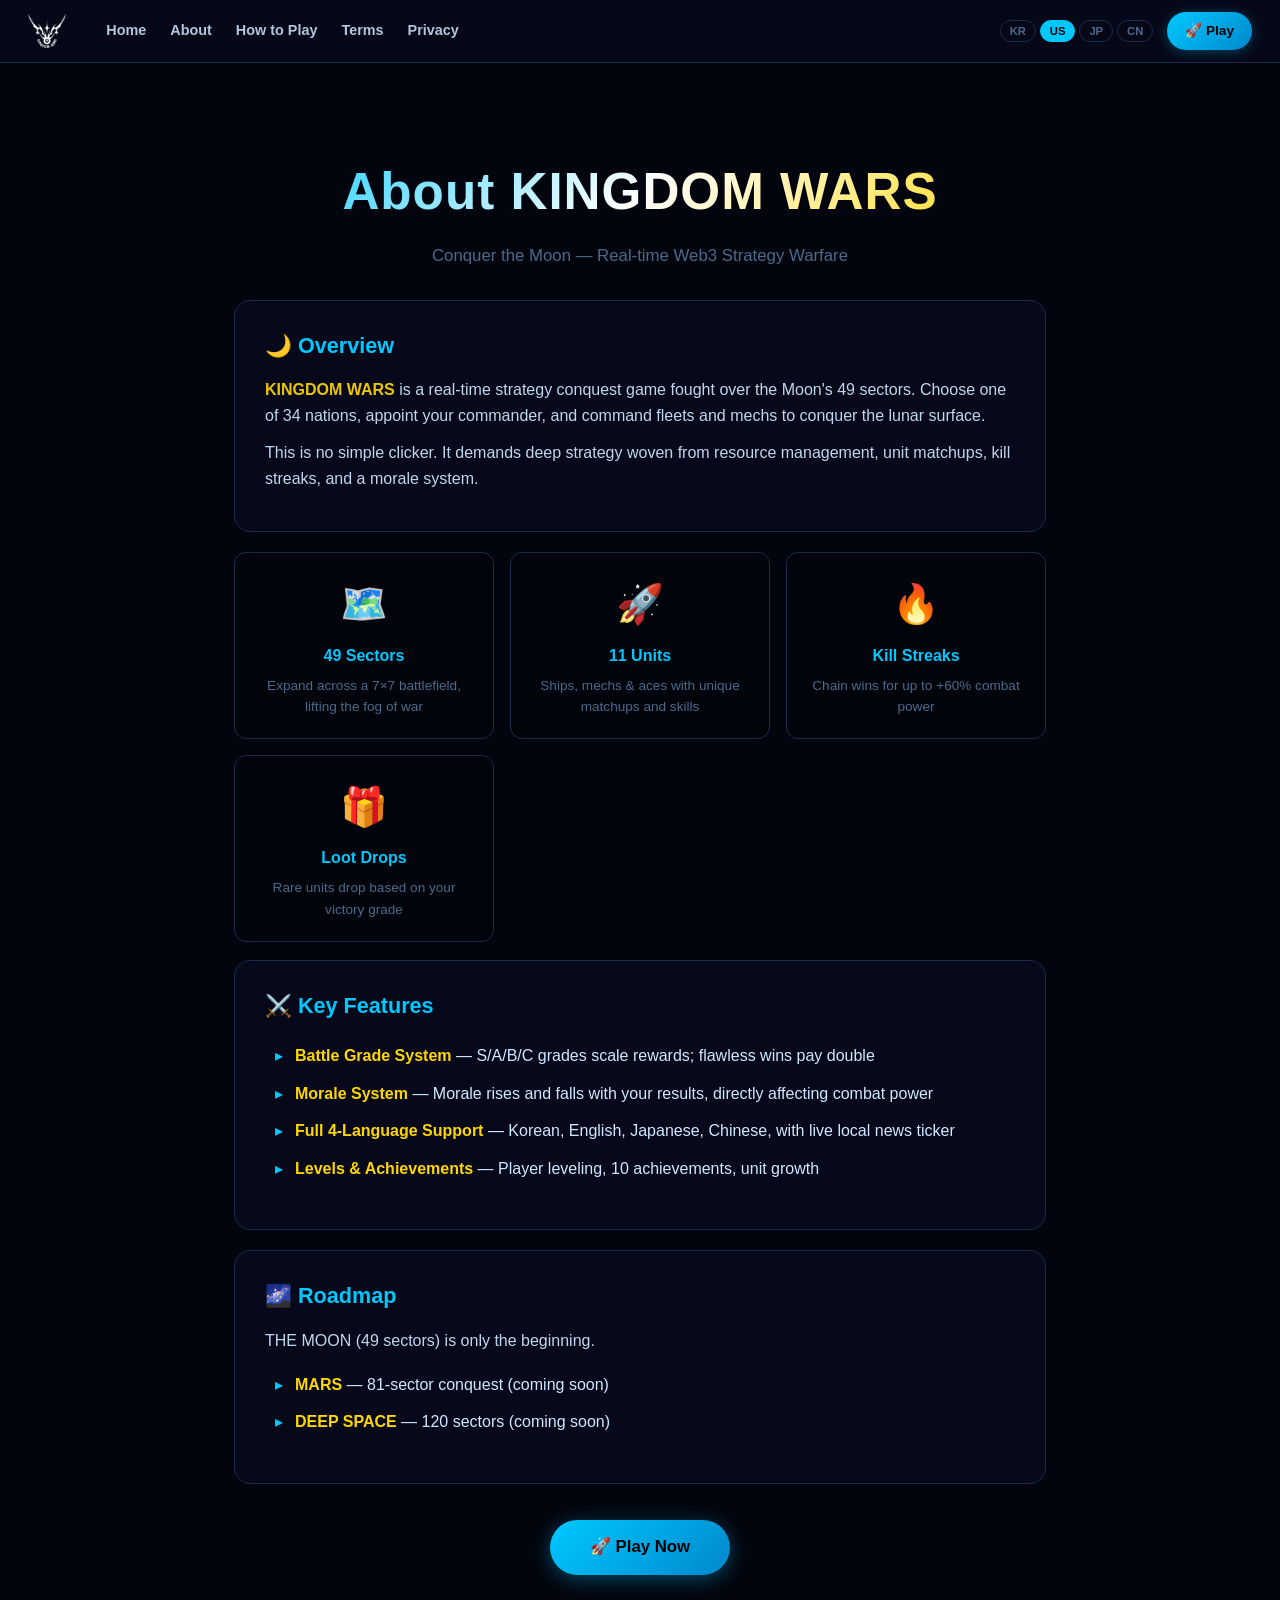
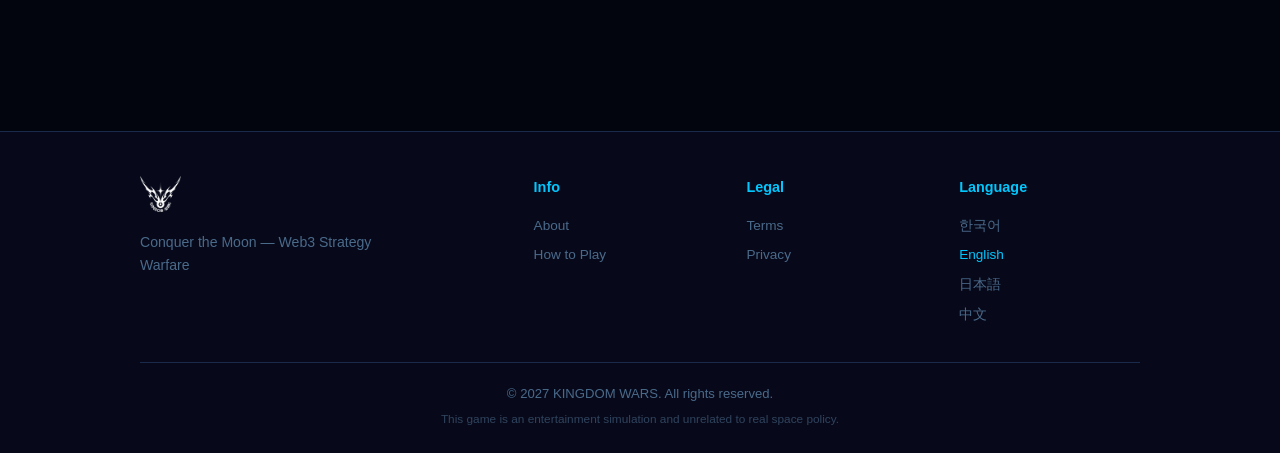
<file: about.html>
<!DOCTYPE html>
<html lang="en">
<head>
<meta charset="UTF-8"/>
<meta name="viewport" content="width=device-width,initial-scale=1.0"/>
<title>About — KINGDOM WARS</title>
<meta name="description" content="KINGDOM WARS — a Web3 strategy game to conquer the Moon's 49 sectors."/>
<link rel="icon" href="favicon.ico"/>
<link rel="stylesheet" href="pages/_shared.css"/>
</head>
<body>
<header id="kw-header"></header>
<main class="kw-page">
  <div class="kw-hero">
    <h1 id="p-title"></h1>
    <p id="p-sub"></p>
  </div>
  <div id="p-body"></div>
  <div class="kw-cta"><a href="index.html" id="p-cta"></a></div>
</main>
<footer id="kw-footer"></footer>
<script src="pages/_shared.js"></script>
<script>
const ABOUT = {
  ko:{title:"KINGDOM WARS 소개",sub:"달을 정복하라 — 실시간 Web3 전략 정복전",cta:"🚀 지금 시작하기",
    body:`
    <div class="kw-section"><h2>🌙 게임 개요</h2>
    <p><strong>KINGDOM WARS</strong>는 달의 49개 섹터를 놓고 벌이는 실시간 전략 정복 게임입니다. 34개국 중 하나를 선택해 사령관을 임명하고, 함선과 메카를 지휘하여 달 전역을 정복하세요.</p>
    <p>단순한 클릭 게임이 아닙니다. 자원 관리, 유닛 상성, 킬 스트릭, 사기 시스템이 얽힌 깊이 있는 전략을 요구합니다.</p></div>
    <div class="kw-cards">
      <div class="kw-card"><div class="ic">🗺️</div><div class="t">49개 섹터</div><div class="d">7×7 전장에서 안개를 걷어내며 영토를 확장</div></div>
      <div class="kw-card"><div class="ic">🚀</div><div class="t">11종 유닛</div><div class="d">함선·메카·에이스, 각기 다른 상성과 스킬</div></div>
      <div class="kw-card"><div class="ic">🔥</div><div class="t">킬 스트릭</div><div class="d">연승할수록 전투력 최대 +60% 상승</div></div>
      <div class="kw-card"><div class="ic">🎁</div><div class="t">전리품 루팅</div><div class="d">승리 등급에 따라 희귀 유닛 드랍</div></div>
    </div>
    <div class="kw-section"><h2>⚔️ 핵심 특징</h2>
    <ul>
      <li><strong>전투 등급 시스템</strong> — S/A/B/C 등급으로 보상 차등, 압도적 승리시 2배</li>
      <li><strong>사기(Morale) 시스템</strong> — 승패에 따라 사기가 오르내리며 전투력에 직결</li>
      <li><strong>4개국어 완벽 지원</strong> — 한국어·영어·일본어·중국어, 실시간 현지 뉴스 티커</li>
      <li><strong>레벨 & 업적</strong> — 플레이어 레벨업, 10종 업적, 유닛 성장 시스템</li>
    </ul></div>
    <div class="kw-section"><h2>🌌 로드맵</h2>
    <p>THE MOON(49섹터)은 시작에 불과합니다.</p>
    <ul>
      <li><strong>MARS</strong> — 화성 81섹터 정복전 (준비 중)</li>
      <li><strong>DEEP SPACE</strong> — 심우주 120섹터 (준비 중)</li>
    </ul></div>`},
  en:{title:"About KINGDOM WARS",sub:"Conquer the Moon — Real-time Web3 Strategy Warfare",cta:"🚀 Play Now",
    body:`
    <div class="kw-section"><h2>🌙 Overview</h2>
    <p><strong>KINGDOM WARS</strong> is a real-time strategy conquest game fought over the Moon's 49 sectors. Choose one of 34 nations, appoint your commander, and command fleets and mechs to conquer the lunar surface.</p>
    <p>This is no simple clicker. It demands deep strategy woven from resource management, unit matchups, kill streaks, and a morale system.</p></div>
    <div class="kw-cards">
      <div class="kw-card"><div class="ic">🗺️</div><div class="t">49 Sectors</div><div class="d">Expand across a 7×7 battlefield, lifting the fog of war</div></div>
      <div class="kw-card"><div class="ic">🚀</div><div class="t">11 Units</div><div class="d">Ships, mechs & aces with unique matchups and skills</div></div>
      <div class="kw-card"><div class="ic">🔥</div><div class="t">Kill Streaks</div><div class="d">Chain wins for up to +60% combat power</div></div>
      <div class="kw-card"><div class="ic">🎁</div><div class="t">Loot Drops</div><div class="d">Rare units drop based on your victory grade</div></div>
    </div>
    <div class="kw-section"><h2>⚔️ Key Features</h2>
    <ul>
      <li><strong>Battle Grade System</strong> — S/A/B/C grades scale rewards; flawless wins pay double</li>
      <li><strong>Morale System</strong> — Morale rises and falls with your results, directly affecting combat power</li>
      <li><strong>Full 4-Language Support</strong> — Korean, English, Japanese, Chinese, with live local news ticker</li>
      <li><strong>Levels & Achievements</strong> — Player leveling, 10 achievements, unit growth</li>
    </ul></div>
    <div class="kw-section"><h2>🌌 Roadmap</h2>
    <p>THE MOON (49 sectors) is only the beginning.</p>
    <ul>
      <li><strong>MARS</strong> — 81-sector conquest (coming soon)</li>
      <li><strong>DEEP SPACE</strong> — 120 sectors (coming soon)</li>
    </ul></div>`},
  ja:{title:"KINGDOM WARSについて",sub:"月を征服せよ — リアルタイムWeb3戦略征服戦",cta:"🚀 今すぐプレイ",
    body:`
    <div class="kw-section"><h2>🌙 概要</h2>
    <p><strong>KINGDOM WARS</strong>は、月の49セクターを巡るリアルタイム戦略征服ゲームです。34カ国から一つを選び、司令官を任命し、艦船とメカを指揮して月面全域を征服しましょう。</p>
    <p>単純なクリックゲームではありません。資源管理、ユニット相性、連勝、士気システムが絡み合う奥深い戦略が求められます。</p></div>
    <div class="kw-cards">
      <div class="kw-card"><div class="ic">🗺️</div><div class="t">49セクター</div><div class="d">7×7の戦場で霧を晴らしながら領土を拡大</div></div>
      <div class="kw-card"><div class="ic">🚀</div><div class="t">11種ユニット</div><div class="d">艦船・メカ・エース、それぞれ異なる相性とスキル</div></div>
      <div class="kw-card"><div class="ic">🔥</div><div class="t">連勝</div><div class="d">連勝するほど戦闘力が最大+60%上昇</div></div>
      <div class="kw-card"><div class="ic">🎁</div><div class="t">戦利品</div><div class="d">勝利グレードに応じてレアユニットがドロップ</div></div>
    </div>
    <div class="kw-section"><h2>⚔️ 主な特徴</h2>
    <ul>
      <li><strong>戦闘グレードシステム</strong> — S/A/B/Cグレードで報酬に差、圧倒的勝利で2倍</li>
      <li><strong>士気システム</strong> — 勝敗により士気が変動し戦闘力に直結</li>
      <li><strong>4カ国語完全対応</strong> — 韓国語・英語・日本語・中国語、リアルタイム現地ニュースティッカー</li>
      <li><strong>レベル＆実績</strong> — プレイヤーレベルアップ、10種の実績、ユニット成長</li>
    </ul></div>
    <div class="kw-section"><h2>🌌 ロードマップ</h2>
    <p>THE MOON（49セクター）は始まりに過ぎません。</p>
    <ul>
      <li><strong>MARS</strong> — 火星81セクター征服戦（準備中）</li>
      <li><strong>DEEP SPACE</strong> — 深宇宙120セクター（準備中）</li>
    </ul></div>`},
  zh:{title:"关于 KINGDOM WARS",sub:"征服月球 — 实时Web3策略征服战",cta:"🚀 立即游玩",
    body:`
    <div class="kw-section"><h2>🌙 概述</h2>
    <p><strong>KINGDOM WARS</strong>是一款围绕月球49个区域展开的实时策略征服游戏。从34个国家中选择一个，任命指挥官，指挥舰队和机甲征服整个月球表面。</p>
    <p>这不是简单的点击游戏。它需要由资源管理、兵种相克、连胜和士气系统交织而成的深度策略。</p></div>
    <div class="kw-cards">
      <div class="kw-card"><div class="ic">🗺️</div><div class="t">49个区域</div><div class="d">在7×7战场上驱散战争迷雾，扩张领土</div></div>
      <div class="kw-card"><div class="ic">🚀</div><div class="t">11种兵种</div><div class="d">舰船·机甲·王牌，各具相克与技能</div></div>
      <div class="kw-card"><div class="ic">🔥</div><div class="t">连胜</div><div class="d">连胜可使战斗力最高提升+60%</div></div>
      <div class="kw-card"><div class="ic">🎁</div><div class="t">战利品</div><div class="d">根据胜利等级掉落稀有兵种</div></div>
    </div>
    <div class="kw-section"><h2>⚔️ 核心特色</h2>
    <ul>
      <li><strong>战斗评级系统</strong> — S/A/B/C评级差异化奖励，压倒性胜利翻倍</li>
      <li><strong>士气系统</strong> — 士气随胜负起伏，直接影响战斗力</li>
      <li><strong>完整四语言支持</strong> — 韩语·英语·日语·中文，实时本地新闻滚动</li>
      <li><strong>等级与成就</strong> — 玩家升级、10种成就、兵种成长</li>
    </ul></div>
    <div class="kw-section"><h2>🌌 路线图</h2>
    <p>THE MOON（49个区域）仅仅是开始。</p>
    <ul>
      <li><strong>MARS</strong> — 火星81区域征服战（即将推出）</li>
      <li><strong>DEEP SPACE</strong> — 深空120区域（即将推出）</li>
    </ul></div>`},
};
function kwRenderPage(l){
  const d=ABOUT[l]||ABOUT.en;
  document.getElementById("p-title").textContent=d.title;
  document.getElementById("p-sub").textContent=d.sub;
  document.getElementById("p-body").innerHTML=d.body;
  document.getElementById("p-cta").textContent=d.cta;
}
</script>
</body>
</html>
</file>
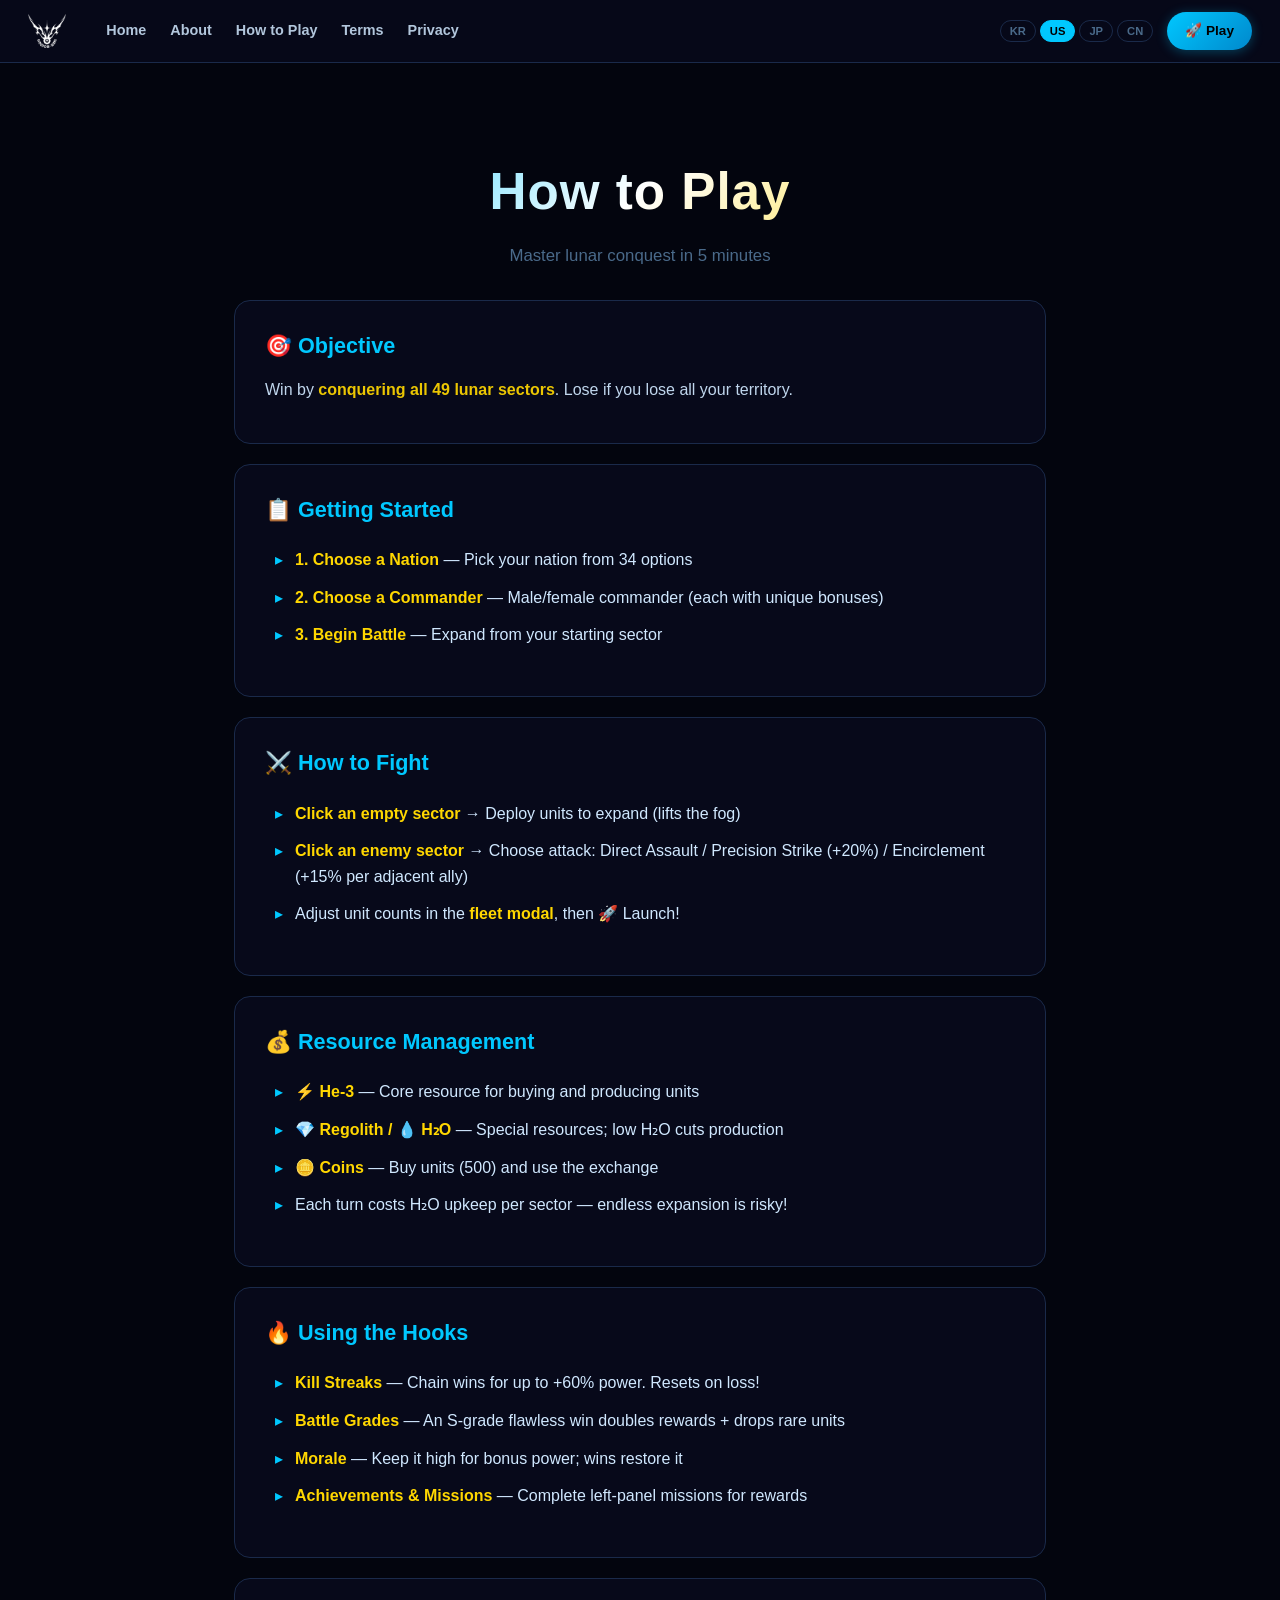
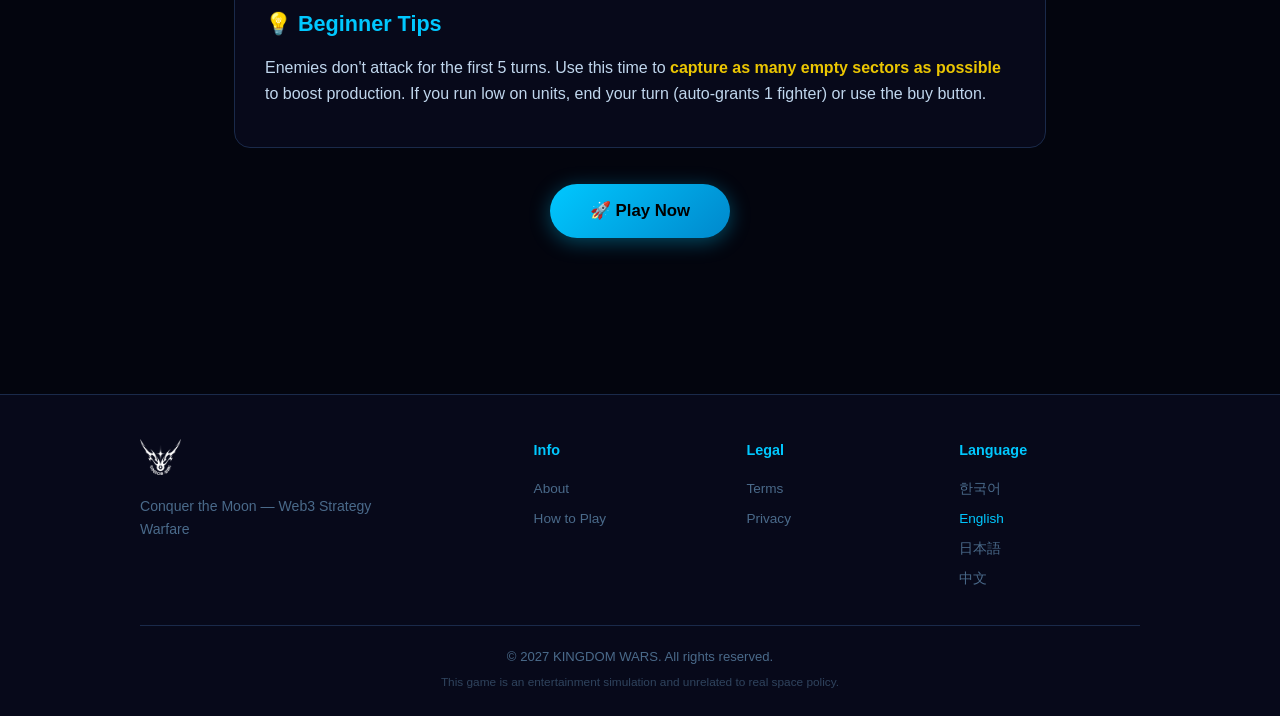
<file: how_to_play.html>
<!DOCTYPE html>
<html lang="en">
<head>
<meta charset="UTF-8"/>
<meta name="viewport" content="width=device-width,initial-scale=1.0"/>
<title>How to Play — KINGDOM WARS</title>
<link rel="icon" href="favicon.ico"/>
<link rel="stylesheet" href="pages/_shared.css"/>
</head>
<body>
<header id="kw-header"></header>
<main class="kw-page">
  <div class="kw-hero"><h1 id="p-title"></h1><p id="p-sub"></p></div>
  <div id="p-body"></div>
  <div class="kw-cta"><a href="index.html" id="p-cta"></a></div>
</main>
<footer id="kw-footer"></footer>
<script src="pages/_shared.js"></script>
<script>
const HOW = {
  ko:{title:"플레이 방법",sub:"5분 만에 달 정복 마스터하기",cta:"🚀 지금 시작하기",
    body:`
    <div class="kw-section"><h2>🎯 목표</h2>
    <p>달의 <strong>49개 섹터를 모두 정복</strong>하면 승리합니다. 반대로 모든 영토를 잃으면 패배합니다.</p></div>
    <div class="kw-section"><h2>📋 게임 시작</h2>
    <ul>
      <li><strong>1. 국가 선택</strong> — 34개국 중 당신의 국가를 선택</li>
      <li><strong>2. 사령관 선택</strong> — 남성/여성 사령관 중 선택 (각기 다른 보너스)</li>
      <li><strong>3. 전투 시작</strong> — 시작 섹터에서 영토 확장</li>
    </ul></div>
    <div class="kw-section"><h2>⚔️ 전투 방법</h2>
    <ul>
      <li><strong>빈 섹터 클릭</strong> → 유닛 배치로 영토 확장 (안개 걷힘)</li>
      <li><strong>적 섹터 클릭</strong> → 공격 방식 선택: 정면돌격 / 정밀타격(+20%) / 포위공격(인접 아군당 +15%)</li>
      <li><strong>출격 모달</strong>에서 유닛 수량 조절 후 🚀 출격!</li>
    </ul></div>
    <div class="kw-section"><h2>💰 자원 관리</h2>
    <ul>
      <li><strong>⚡ He-3</strong> — 유닛 구매·생산의 핵심 자원</li>
      <li><strong>💎 레골리스 / 💧 H₂O</strong> — 특수 자원, H₂O 부족시 생산 감소</li>
      <li><strong>🪙 코인</strong> — 유닛 구매(500)·교환소 이용</li>
      <li>턴 종료마다 섹터당 H₂O 유지비 소모 — 무한 확장은 위험!</li>
    </ul></div>
    <div class="kw-section"><h2>🔥 중독 요소 활용</h2>
    <ul>
      <li><strong>킬 스트릭</strong> — 연승할수록 전투력 상승(최대 +60%). 패배시 리셋!</li>
      <li><strong>전투 등급</strong> — S등급 압도적 승리시 보상 2배 + 희귀 유닛 드랍</li>
      <li><strong>사기</strong> — 높게 유지하면 전투력 +, 승리로 회복</li>
      <li><strong>업적·미션</strong> — 좌측 미션 완료로 보상 획득</li>
    </ul></div>
    <div class="kw-section"><h2>💡 초보자 팁</h2>
    <p>첫 5턴은 적이 공격하지 않습니다. 이 시간에 <strong>빈 섹터를 최대한 점령</strong>하여 자원 생산을 늘리세요. 유닛이 부족하면 턴 종료(전투기 1대 자동 지급) 또는 구매 버튼을 활용하세요.</p></div>`},
  en:{title:"How to Play",sub:"Master lunar conquest in 5 minutes",cta:"🚀 Play Now",
    body:`
    <div class="kw-section"><h2>🎯 Objective</h2>
    <p>Win by <strong>conquering all 49 lunar sectors</strong>. Lose if you lose all your territory.</p></div>
    <div class="kw-section"><h2>📋 Getting Started</h2>
    <ul>
      <li><strong>1. Choose a Nation</strong> — Pick your nation from 34 options</li>
      <li><strong>2. Choose a Commander</strong> — Male/female commander (each with unique bonuses)</li>
      <li><strong>3. Begin Battle</strong> — Expand from your starting sector</li>
    </ul></div>
    <div class="kw-section"><h2>⚔️ How to Fight</h2>
    <ul>
      <li><strong>Click an empty sector</strong> → Deploy units to expand (lifts the fog)</li>
      <li><strong>Click an enemy sector</strong> → Choose attack: Direct Assault / Precision Strike (+20%) / Encirclement (+15% per adjacent ally)</li>
      <li>Adjust unit counts in the <strong>fleet modal</strong>, then 🚀 Launch!</li>
    </ul></div>
    <div class="kw-section"><h2>💰 Resource Management</h2>
    <ul>
      <li><strong>⚡ He-3</strong> — Core resource for buying and producing units</li>
      <li><strong>💎 Regolith / 💧 H₂O</strong> — Special resources; low H₂O cuts production</li>
      <li><strong>🪙 Coins</strong> — Buy units (500) and use the exchange</li>
      <li>Each turn costs H₂O upkeep per sector — endless expansion is risky!</li>
    </ul></div>
    <div class="kw-section"><h2>🔥 Using the Hooks</h2>
    <ul>
      <li><strong>Kill Streaks</strong> — Chain wins for up to +60% power. Resets on loss!</li>
      <li><strong>Battle Grades</strong> — An S-grade flawless win doubles rewards + drops rare units</li>
      <li><strong>Morale</strong> — Keep it high for bonus power; wins restore it</li>
      <li><strong>Achievements & Missions</strong> — Complete left-panel missions for rewards</li>
    </ul></div>
    <div class="kw-section"><h2>💡 Beginner Tips</h2>
    <p>Enemies don't attack for the first 5 turns. Use this time to <strong>capture as many empty sectors as possible</strong> to boost production. If you run low on units, end your turn (auto-grants 1 fighter) or use the buy button.</p></div>`},
  ja:{title:"遊び方",sub:"5分で月征服をマスター",cta:"🚀 今すぐプレイ",
    body:`
    <div class="kw-section"><h2>🎯 目標</h2>
    <p>月の<strong>49セクターをすべて征服</strong>すれば勝利です。逆にすべての領土を失うと敗北します。</p></div>
    <div class="kw-section"><h2>📋 ゲーム開始</h2>
    <ul>
      <li><strong>1. 国家選択</strong> — 34カ国からあなたの国を選択</li>
      <li><strong>2. 司令官選択</strong> — 男性/女性司令官から選択（それぞれ異なるボーナス）</li>
      <li><strong>3. 戦闘開始</strong> — 開始セクターから領土を拡大</li>
    </ul></div>
    <div class="kw-section"><h2>⚔️ 戦闘方法</h2>
    <ul>
      <li><strong>空セクターをクリック</strong> → ユニット配置で領土拡大（霧が晴れる）</li>
      <li><strong>敵セクターをクリック</strong> → 攻撃方式を選択：正面突撃 / 精密打撃(+20%) / 包囲攻撃(隣接味方ごと+15%)</li>
      <li><strong>出撃モーダル</strong>でユニット数を調整して🚀出撃！</li>
    </ul></div>
    <div class="kw-section"><h2>💰 資源管理</h2>
    <ul>
      <li><strong>⚡ He-3</strong> — ユニット購入・生産の核心資源</li>
      <li><strong>💎 レゴリス / 💧 H₂O</strong> — 特殊資源、H₂O不足時に生産減少</li>
      <li><strong>🪙 コイン</strong> — ユニット購入(500)・交換所利用</li>
      <li>ターン終了ごとにセクターごとのH₂O維持費が消費 — 無限拡張は危険！</li>
    </ul></div>
    <div class="kw-section"><h2>🔥 中毒要素の活用</h2>
    <ul>
      <li><strong>連勝</strong> — 連勝するほど戦闘力上昇(最大+60%)。敗北でリセット！</li>
      <li><strong>戦闘グレード</strong> — Sグレード圧倒的勝利で報酬2倍＋レアユニットドロップ</li>
      <li><strong>士気</strong> — 高く保てば戦闘力+、勝利で回復</li>
      <li><strong>実績・ミッション</strong> — 左側ミッション完了で報酬獲得</li>
    </ul></div>
    <div class="kw-section"><h2>💡 初心者のヒント</h2>
    <p>最初の5ターンは敵が攻撃しません。この時間に<strong>空セクターをできるだけ占領</strong>して資源生産を増やしましょう。ユニットが不足したらターン終了（戦闘機1機自動支給）または購入ボタンを活用してください。</p></div>`},
  zh:{title:"游戏玩法",sub:"5分钟掌握月球征服",cta:"🚀 立即游玩",
    body:`
    <div class="kw-section"><h2>🎯 目标</h2>
    <p><strong>征服月球全部49个区域</strong>即可获胜。反之，失去所有领土则失败。</p></div>
    <div class="kw-section"><h2>📋 游戏开始</h2>
    <ul>
      <li><strong>1. 选择国家</strong> — 从34个国家中选择你的国家</li>
      <li><strong>2. 选择指挥官</strong> — 男性/女性指挥官（各具不同加成）</li>
      <li><strong>3. 开始战斗</strong> — 从初始区域扩张领土</li>
    </ul></div>
    <div class="kw-section"><h2>⚔️ 战斗方法</h2>
    <ul>
      <li><strong>点击空区域</strong> → 部署兵种扩张领土（驱散迷雾）</li>
      <li><strong>点击敌方区域</strong> → 选择攻击方式：正面强攻 / 精准打击(+20%) / 包围攻击(每个相邻友军+15%)</li>
      <li>在<strong>出击窗口</strong>调整兵种数量后🚀出击！</li>
    </ul></div>
    <div class="kw-section"><h2>💰 资源管理</h2>
    <ul>
      <li><strong>⚡ 氦-3</strong> — 购买和生产兵种的核心资源</li>
      <li><strong>💎 风化层 / 💧 H₂O</strong> — 特殊资源，H₂O不足时生产减少</li>
      <li><strong>🪙 金币</strong> — 购买兵种(500)·使用交易所</li>
      <li>每回合每个区域消耗H₂O维护费 — 无限扩张有风险！</li>
    </ul></div>
    <div class="kw-section"><h2>🔥 善用上瘾机制</h2>
    <ul>
      <li><strong>连胜</strong> — 连胜越多战斗力越高(最高+60%)。失败即重置！</li>
      <li><strong>战斗评级</strong> — S级压倒性胜利奖励翻倍+掉落稀有兵种</li>
      <li><strong>士气</strong> — 保持高士气获得战斗力加成，胜利可恢复</li>
      <li><strong>成就·任务</strong> — 完成左侧任务获取奖励</li>
    </ul></div>
    <div class="kw-section"><h2>💡 新手提示</h2>
    <p>前5回合敌人不会进攻。利用这段时间<strong>尽可能占领空区域</strong>以提升资源生产。兵种不足时，可结束回合（自动获得1架战斗机）或使用购买按钮。</p></div>`},
};
function kwRenderPage(l){
  const d=HOW[l]||HOW.en;
  document.getElementById("p-title").textContent=d.title;
  document.getElementById("p-sub").textContent=d.sub;
  document.getElementById("p-body").innerHTML=d.body;
  document.getElementById("p-cta").textContent=d.cta;
}
</script>
</body>
</html>
</file>
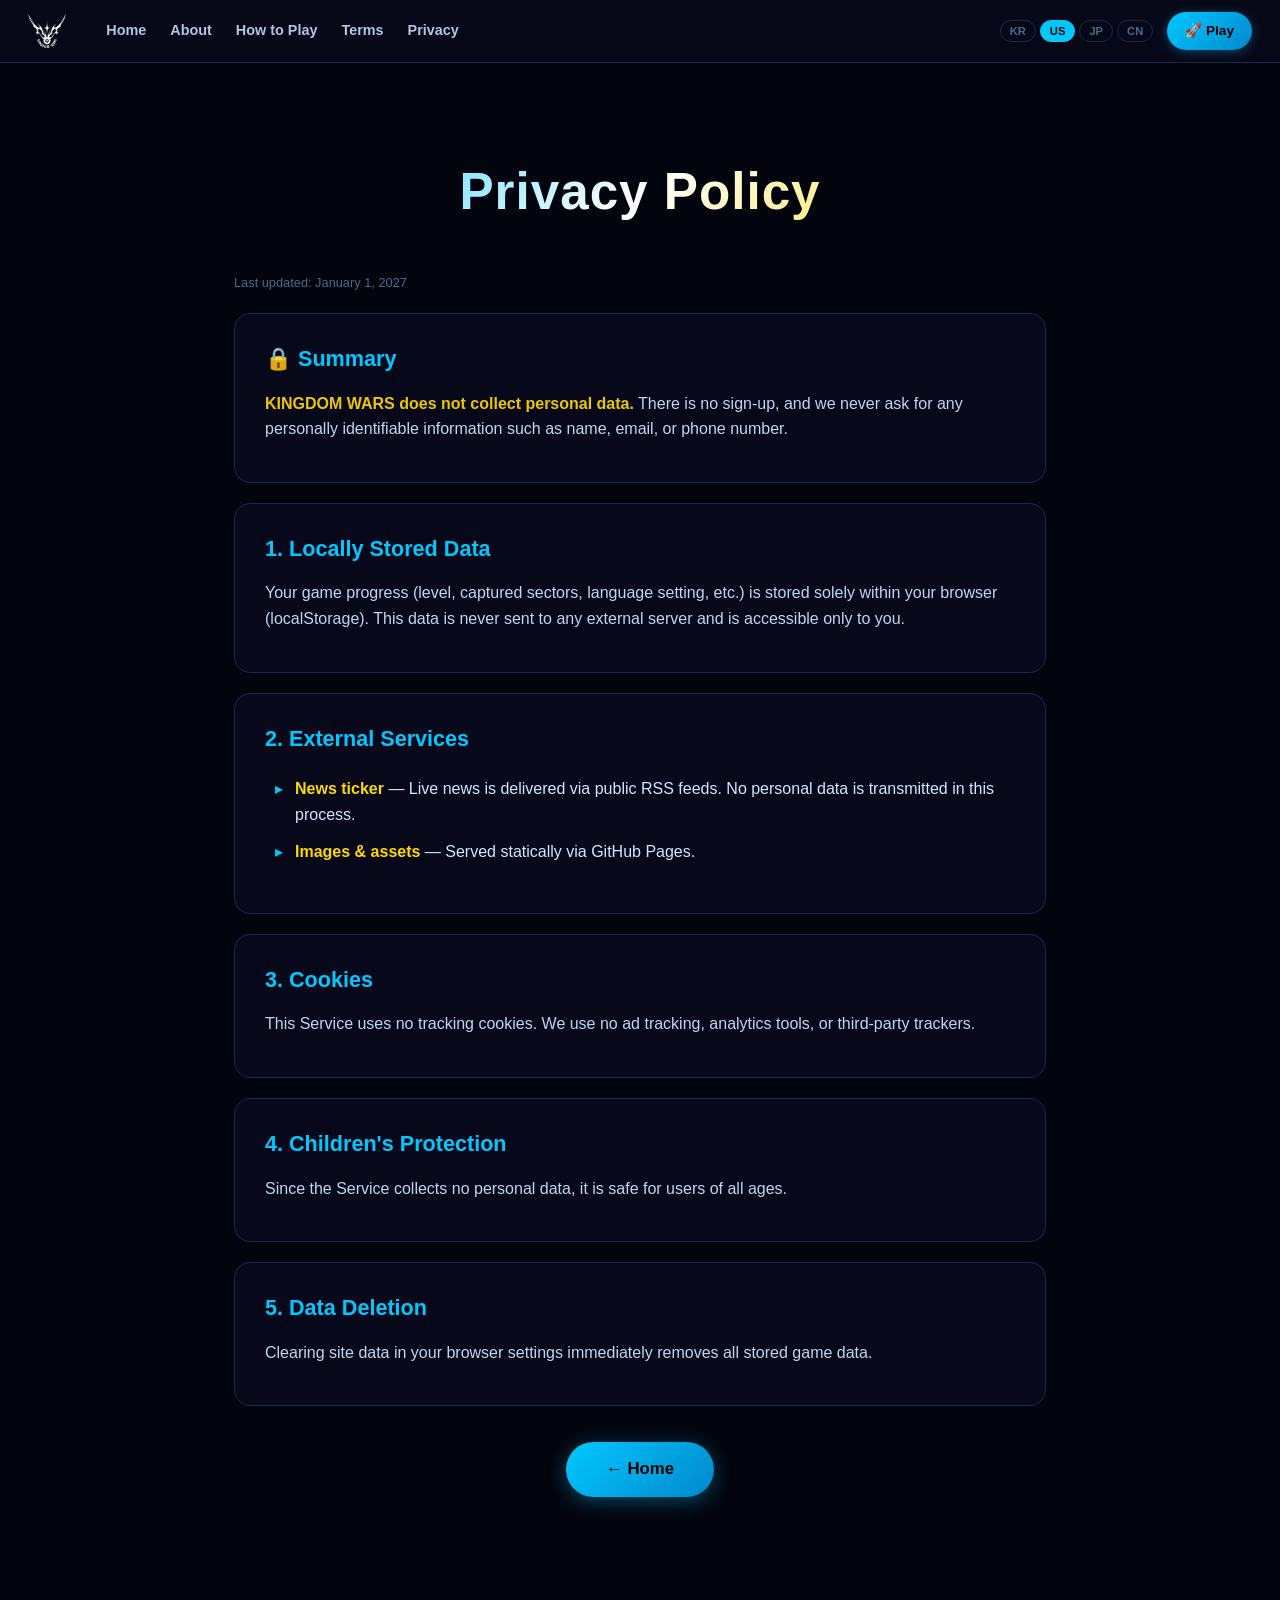
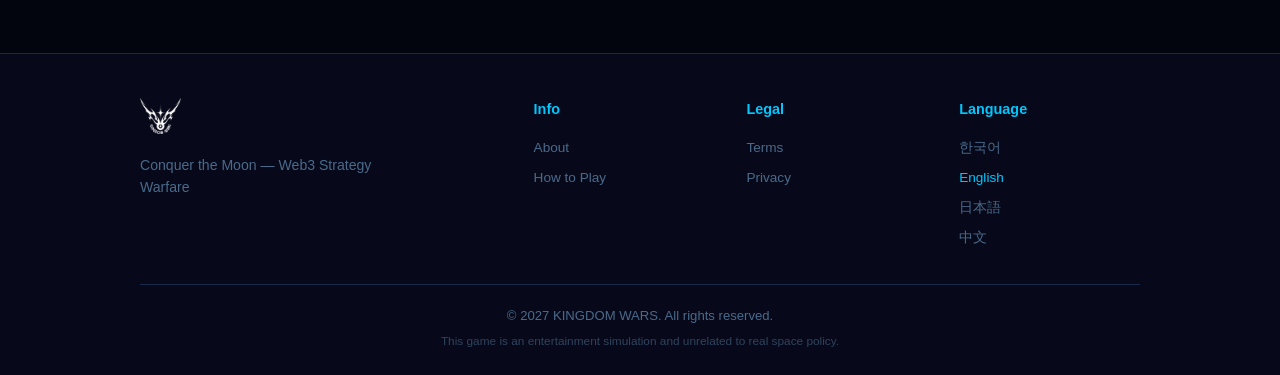
<file: privacy.html>
<!DOCTYPE html>
<html lang="en">
<head>
<meta charset="UTF-8"/>
<meta name="viewport" content="width=device-width,initial-scale=1.0"/>
<title>Privacy Policy — KINGDOM WARS</title>
<link rel="icon" href="favicon.ico"/>
<link rel="stylesheet" href="pages/_shared.css"/>
</head>
<body>
<header id="kw-header"></header>
<main class="kw-page">
  <div class="kw-hero"><h1 id="p-title"></h1></div>
  <div class="kw-updated" id="p-updated"></div>
  <div id="p-body"></div>
  <div class="kw-cta"><a href="index.html" id="p-cta"></a></div>
</main>
<footer id="kw-footer"></footer>
<script src="pages/_shared.js"></script>
<script>
const PRIVACY = {
  ko:{title:"개인정보 처리방침",updated:"최종 수정일: 2027년 1월 1일",cta:"← 홈으로",
    body:`
    <div class="kw-section"><h2>🔒 요약</h2>
    <p><strong>KINGDOM WARS는 개인정보를 수집하지 않습니다.</strong> 회원가입이 없으며, 이름·이메일·전화번호 등 어떠한 개인 식별 정보도 요구하지 않습니다.</p></div>
    <div class="kw-section"><h2>1. 로컬 저장 데이터</h2>
    <p>게임 진행 상황(레벨, 점령 섹터, 언어 설정 등)은 오직 귀하의 브라우저 내부(localStorage)에만 저장됩니다. 이 데이터는 외부 서버로 전송되지 않으며, 귀하만 접근할 수 있습니다.</p></div>
    <div class="kw-section"><h2>2. 외부 서비스</h2>
    <ul>
      <li><strong>뉴스 티커</strong> — 실시간 뉴스는 공개 RSS 피드를 통해 제공됩니다. 이 과정에서 개인정보는 전송되지 않습니다.</li>
      <li><strong>이미지·에셋</strong> — GitHub Pages를 통해 정적으로 제공됩니다.</li>
    </ul></div>
    <div class="kw-section"><h2>3. 쿠키</h2>
    <p>본 서비스는 추적용 쿠키를 사용하지 않습니다. 광고 추적, 분석 도구, 제3자 추적기를 사용하지 않습니다.</p></div>
    <div class="kw-section"><h2>4. 아동 보호</h2>
    <p>본 서비스는 개인정보를 수집하지 않으므로 모든 연령대가 안전하게 이용할 수 있습니다.</p></div>
    <div class="kw-section"><h2>5. 데이터 삭제</h2>
    <p>브라우저 설정에서 사이트 데이터를 삭제하면 저장된 모든 게임 데이터가 즉시 제거됩니다.</p></div>`},
  en:{title:"Privacy Policy",updated:"Last updated: January 1, 2027",cta:"← Home",
    body:`
    <div class="kw-section"><h2>🔒 Summary</h2>
    <p><strong>KINGDOM WARS does not collect personal data.</strong> There is no sign-up, and we never ask for any personally identifiable information such as name, email, or phone number.</p></div>
    <div class="kw-section"><h2>1. Locally Stored Data</h2>
    <p>Your game progress (level, captured sectors, language setting, etc.) is stored solely within your browser (localStorage). This data is never sent to any external server and is accessible only to you.</p></div>
    <div class="kw-section"><h2>2. External Services</h2>
    <ul>
      <li><strong>News ticker</strong> — Live news is delivered via public RSS feeds. No personal data is transmitted in this process.</li>
      <li><strong>Images & assets</strong> — Served statically via GitHub Pages.</li>
    </ul></div>
    <div class="kw-section"><h2>3. Cookies</h2>
    <p>This Service uses no tracking cookies. We use no ad tracking, analytics tools, or third-party trackers.</p></div>
    <div class="kw-section"><h2>4. Children's Protection</h2>
    <p>Since the Service collects no personal data, it is safe for users of all ages.</p></div>
    <div class="kw-section"><h2>5. Data Deletion</h2>
    <p>Clearing site data in your browser settings immediately removes all stored game data.</p></div>`},
  ja:{title:"プライバシーポリシー",updated:"最終更新日: 2027年1月1日",cta:"← ホーム",
    body:`
    <div class="kw-section"><h2>🔒 概要</h2>
    <p><strong>KINGDOM WARSは個人情報を収集しません。</strong> 会員登録はなく、名前・メールアドレス・電話番号などいかなる個人識別情報も要求しません。</p></div>
    <div class="kw-section"><h2>1. ローカル保存データ</h2>
    <p>ゲームの進行状況（レベル、占領セクター、言語設定など）は、お使いのブラウザ内部（localStorage）にのみ保存されます。このデータは外部サーバーに送信されず、あなただけがアクセスできます。</p></div>
    <div class="kw-section"><h2>2. 外部サービス</h2>
    <ul>
      <li><strong>ニュースティッカー</strong> — リアルタイムニュースは公開RSSフィードを通じて提供されます。この過程で個人情報は送信されません。</li>
      <li><strong>画像・アセット</strong> — GitHub Pagesを通じて静的に提供されます。</li>
    </ul></div>
    <div class="kw-section"><h2>3. クッキー</h2>
    <p>本サービスはトラッキングクッキーを使用しません。広告トラッキング、分析ツール、第三者トラッカーを使用しません。</p></div>
    <div class="kw-section"><h2>4. 児童保護</h2>
    <p>本サービスは個人情報を収集しないため、全年齢が安全に利用できます。</p></div>
    <div class="kw-section"><h2>5. データの削除</h2>
    <p>ブラウザ設定でサイトデータを削除すると、保存されたすべてのゲームデータが即座に削除されます。</p></div>`},
  zh:{title:"隐私政策",updated:"最后更新: 2027年1月1日",cta:"← 主页",
    body:`
    <div class="kw-section"><h2>🔒 摘要</h2>
    <p><strong>KINGDOM WARS 不收集个人数据。</strong> 无需注册，我们绝不要求任何个人身份信息，如姓名、电子邮件或电话号码。</p></div>
    <div class="kw-section"><h2>1. 本地存储数据</h2>
    <p>您的游戏进度（等级、占领区域、语言设置等）仅存储在您的浏览器内部（localStorage）。此数据绝不会发送到任何外部服务器，只有您可以访问。</p></div>
    <div class="kw-section"><h2>2. 外部服务</h2>
    <ul>
      <li><strong>新闻滚动</strong> — 实时新闻通过公开RSS源提供。此过程中不传输任何个人数据。</li>
      <li><strong>图像与资源</strong> — 通过GitHub Pages静态提供。</li>
    </ul></div>
    <div class="kw-section"><h2>3. Cookie</h2>
    <p>本服务不使用跟踪Cookie。我们不使用广告跟踪、分析工具或第三方跟踪器。</p></div>
    <div class="kw-section"><h2>4. 儿童保护</h2>
    <p>由于本服务不收集个人数据，因此适合所有年龄段的用户安全使用。</p></div>
    <div class="kw-section"><h2>5. 数据删除</h2>
    <p>在浏览器设置中清除网站数据将立即删除所有已存储的游戏数据。</p></div>`},
};
function kwRenderPage(l){
  const d=PRIVACY[l]||PRIVACY.en;
  document.getElementById("p-title").textContent=d.title;
  document.getElementById("p-updated").textContent=d.updated;
  document.getElementById("p-body").innerHTML=d.body;
  document.getElementById("p-cta").textContent=d.cta;
}
</script>
</body>
</html>
</file>
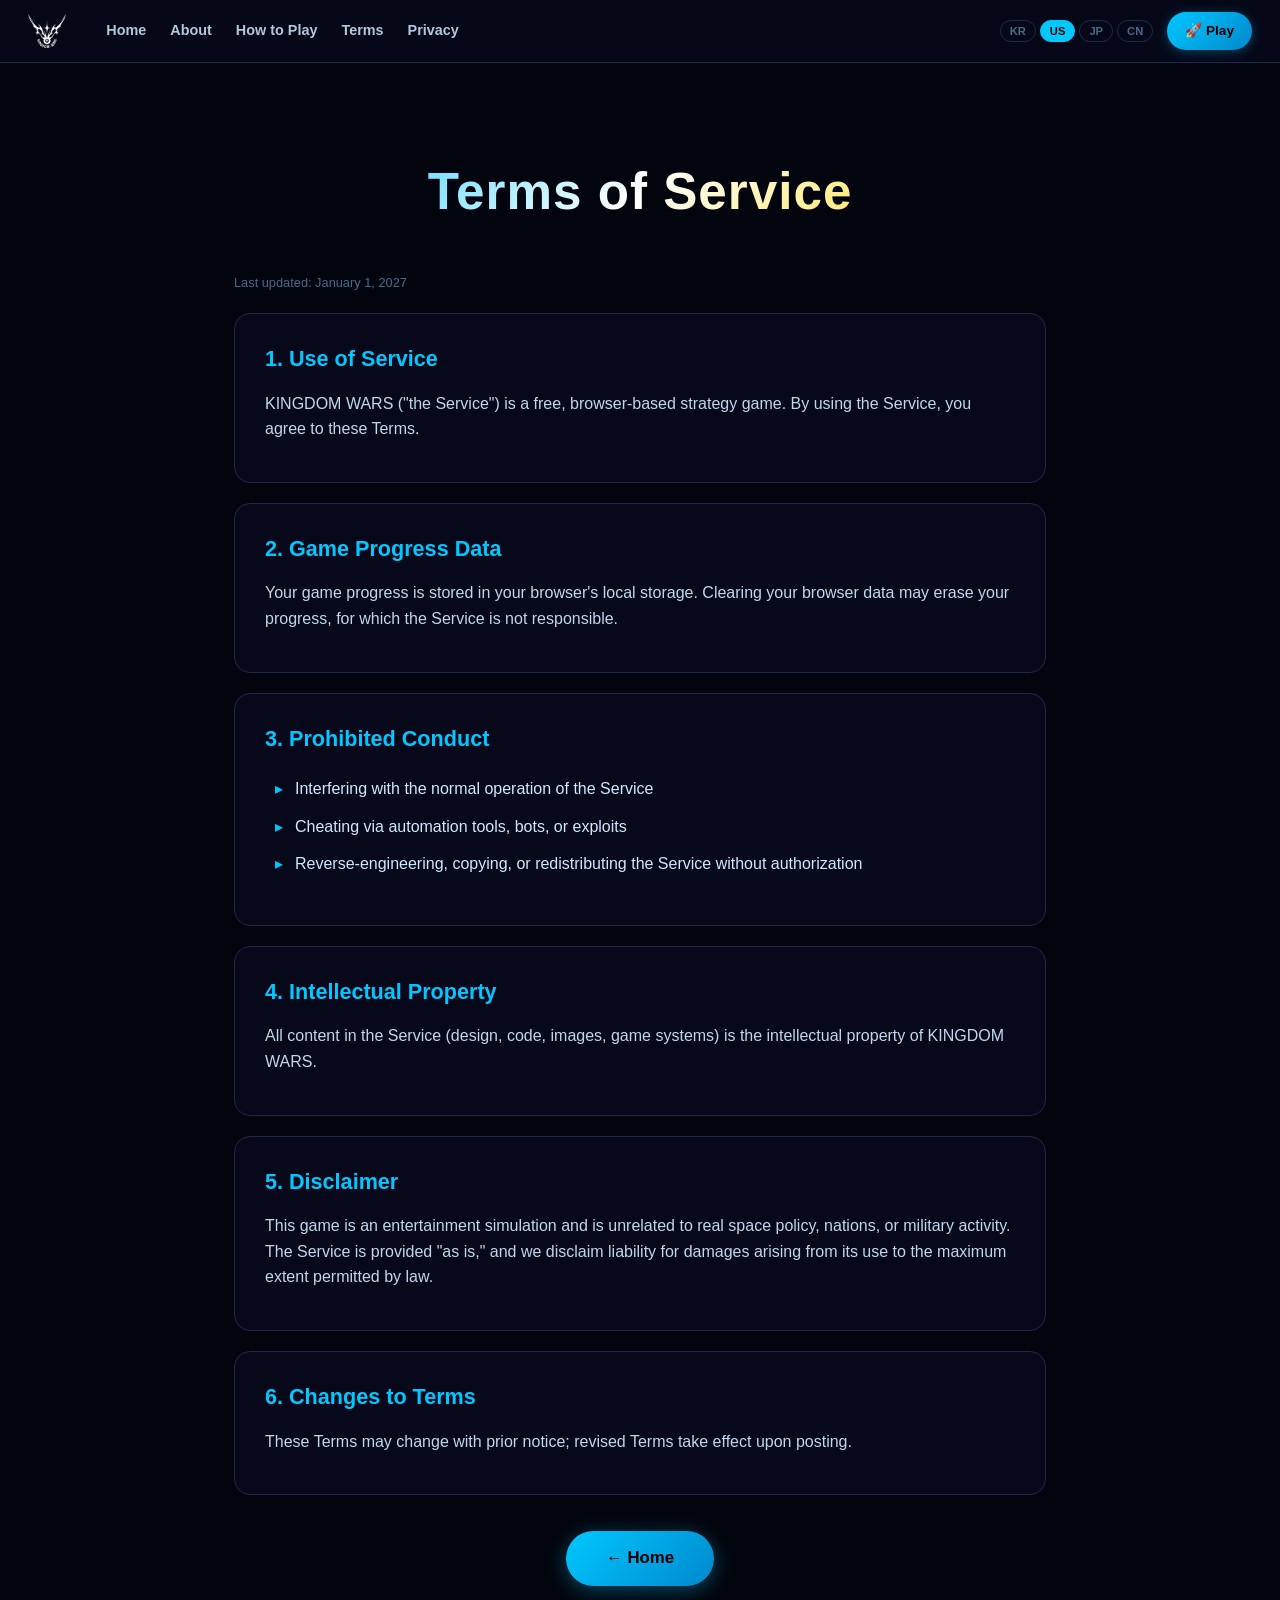
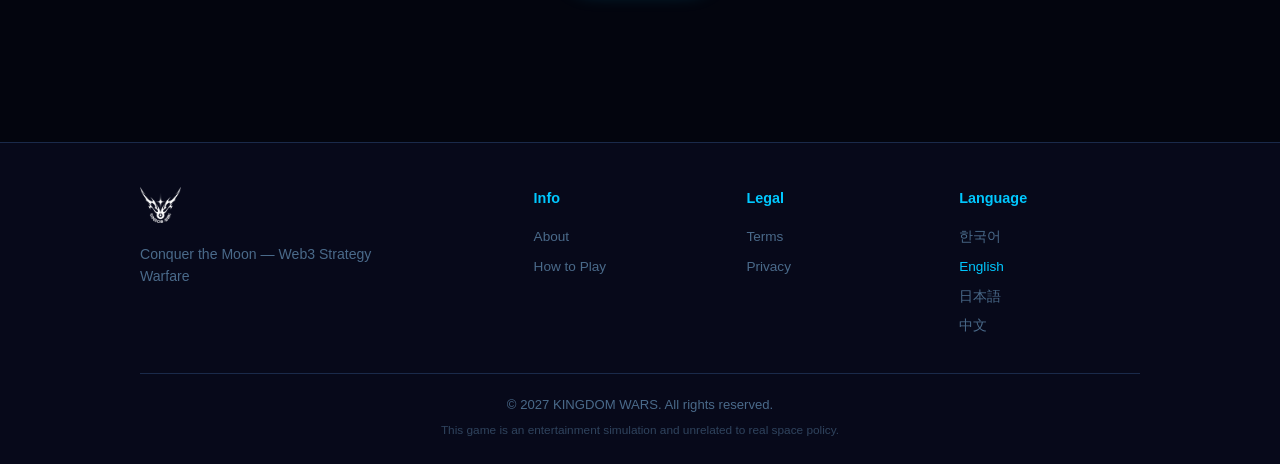
<file: terms.html>
<!DOCTYPE html>
<html lang="en">
<head>
<meta charset="UTF-8"/>
<meta name="viewport" content="width=device-width,initial-scale=1.0"/>
<title>Terms of Service — KINGDOM WARS</title>
<link rel="icon" href="favicon.ico"/>
<link rel="stylesheet" href="pages/_shared.css"/>
</head>
<body>
<header id="kw-header"></header>
<main class="kw-page">
  <div class="kw-hero"><h1 id="p-title"></h1></div>
  <div class="kw-updated" id="p-updated"></div>
  <div id="p-body"></div>
  <div class="kw-cta"><a href="index.html" id="p-cta"></a></div>
</main>
<footer id="kw-footer"></footer>
<script src="pages/_shared.js"></script>
<script>
const TERMS = {
  ko:{title:"이용약관",updated:"최종 수정일: 2027년 1월 1일",cta:"← 홈으로",
    body:`
    <div class="kw-section"><h2>1. 서비스 이용</h2>
    <p>KINGDOM WARS(이하 "서비스")는 무료로 제공되는 브라우저 기반 전략 게임입니다. 본 서비스를 이용함으로써 귀하는 본 약관에 동의하는 것으로 간주됩니다.</p></div>
    <div class="kw-section"><h2>2. 게임 진행 데이터</h2>
    <p>게임 진행 상황은 귀하의 브라우저 로컬 저장소에 저장됩니다. 브라우저 데이터를 삭제하면 진행 상황이 사라질 수 있으며, 이에 대해 서비스는 책임지지 않습니다.</p></div>
    <div class="kw-section"><h2>3. 금지 행위</h2>
    <ul>
      <li>서비스의 정상적인 운영을 방해하는 행위</li>
      <li>자동화 도구, 봇, 치트를 이용한 부정 이용</li>
      <li>서비스를 역공학하거나 무단 복제·배포하는 행위</li>
    </ul></div>
    <div class="kw-section"><h2>4. 지식재산권</h2>
    <p>서비스에 포함된 모든 콘텐츠(디자인, 코드, 이미지, 게임 시스템)의 지식재산권은 KINGDOM WARS에 귀속됩니다.</p></div>
    <div class="kw-section"><h2>5. 면책 조항</h2>
    <p>본 게임은 오락 목적의 시뮬레이션이며, 실제 우주 정책·국가·군사 활동과 무관합니다. 서비스는 "있는 그대로" 제공되며, 서비스 이용으로 발생하는 손해에 대해 법이 허용하는 최대 범위에서 책임을 지지 않습니다.</p></div>
    <div class="kw-section"><h2>6. 약관 변경</h2>
    <p>본 약관은 사전 고지 후 변경될 수 있으며, 변경된 약관은 게시 시점부터 효력이 발생합니다.</p></div>`},
  en:{title:"Terms of Service",updated:"Last updated: January 1, 2027",cta:"← Home",
    body:`
    <div class="kw-section"><h2>1. Use of Service</h2>
    <p>KINGDOM WARS ("the Service") is a free, browser-based strategy game. By using the Service, you agree to these Terms.</p></div>
    <div class="kw-section"><h2>2. Game Progress Data</h2>
    <p>Your game progress is stored in your browser's local storage. Clearing your browser data may erase your progress, for which the Service is not responsible.</p></div>
    <div class="kw-section"><h2>3. Prohibited Conduct</h2>
    <ul>
      <li>Interfering with the normal operation of the Service</li>
      <li>Cheating via automation tools, bots, or exploits</li>
      <li>Reverse-engineering, copying, or redistributing the Service without authorization</li>
    </ul></div>
    <div class="kw-section"><h2>4. Intellectual Property</h2>
    <p>All content in the Service (design, code, images, game systems) is the intellectual property of KINGDOM WARS.</p></div>
    <div class="kw-section"><h2>5. Disclaimer</h2>
    <p>This game is an entertainment simulation and is unrelated to real space policy, nations, or military activity. The Service is provided "as is," and we disclaim liability for damages arising from its use to the maximum extent permitted by law.</p></div>
    <div class="kw-section"><h2>6. Changes to Terms</h2>
    <p>These Terms may change with prior notice; revised Terms take effect upon posting.</p></div>`},
  ja:{title:"利用規約",updated:"最終更新日: 2027年1月1日",cta:"← ホーム",
    body:`
    <div class="kw-section"><h2>1. サービスの利用</h2>
    <p>KINGDOM WARS（以下「本サービス」）は、無料で提供されるブラウザベースの戦略ゲームです。本サービスを利用することで、本規約に同意したものとみなされます。</p></div>
    <div class="kw-section"><h2>2. ゲーム進行データ</h2>
    <p>ゲームの進行状況はお使いのブラウザのローカルストレージに保存されます。ブラウザのデータを削除すると進行状況が失われる場合があり、本サービスはこれについて責任を負いません。</p></div>
    <div class="kw-section"><h2>3. 禁止行為</h2>
    <ul>
      <li>本サービスの正常な運営を妨害する行為</li>
      <li>自動化ツール、ボット、チートを利用した不正利用</li>
      <li>本サービスをリバースエンジニアリング、無断で複製・配布する行為</li>
    </ul></div>
    <div class="kw-section"><h2>4. 知的財産権</h2>
    <p>本サービスに含まれるすべてのコンテンツ（デザイン、コード、画像、ゲームシステム）の知的財産権はKINGDOM WARSに帰属します。</p></div>
    <div class="kw-section"><h2>5. 免責事項</h2>
    <p>本ゲームは娯楽目的のシミュレーションであり、実際の宇宙政策・国家・軍事活動とは無関係です。本サービスは「現状のまま」提供され、利用により生じた損害について法律が許す最大限の範囲で責任を負いません。</p></div>
    <div class="kw-section"><h2>6. 規約の変更</h2>
    <p>本規約は事前告知の上で変更されることがあり、変更後の規約は掲示時点から効力を生じます。</p></div>`},
  zh:{title:"服务条款",updated:"最后更新: 2027年1月1日",cta:"← 主页",
    body:`
    <div class="kw-section"><h2>1. 服务使用</h2>
    <p>KINGDOM WARS（以下简称"本服务"）是一款免费的基于浏览器的策略游戏。使用本服务即表示您同意本条款。</p></div>
    <div class="kw-section"><h2>2. 游戏进度数据</h2>
    <p>您的游戏进度存储在浏览器的本地存储中。清除浏览器数据可能会删除您的进度，本服务对此不承担责任。</p></div>
    <div class="kw-section"><h2>3. 禁止行为</h2>
    <ul>
      <li>干扰本服务正常运营的行为</li>
      <li>使用自动化工具、机器人或作弊程序进行不正当使用</li>
      <li>对本服务进行逆向工程、擅自复制或分发</li>
    </ul></div>
    <div class="kw-section"><h2>4. 知识产权</h2>
    <p>本服务中包含的所有内容（设计、代码、图像、游戏系统）的知识产权归KINGDOM WARS所有。</p></div>
    <div class="kw-section"><h2>5. 免责声明</h2>
    <p>本游戏为娱乐目的的模拟，与实际太空政策、国家或军事活动无关。本服务按"现状"提供，我们在法律允许的最大范围内对因使用本服务而产生的损害不承担责任。</p></div>
    <div class="kw-section"><h2>6. 条款变更</h2>
    <p>本条款可能在事先通知后变更，修订后的条款自公布之时起生效。</p></div>`},
};
function kwRenderPage(l){
  const d=TERMS[l]||TERMS.en;
  document.getElementById("p-title").textContent=d.title;
  document.getElementById("p-updated").textContent=d.updated;
  document.getElementById("p-body").innerHTML=d.body;
  document.getElementById("p-cta").textContent=d.cta;
}
</script>
</body>
</html>
</file>
<file: pages/_shared.css>
/* ═══ KINGDOM WARS 공통 스타일 ═══ */
:root{
  --bg:#03050e;--panel:#07091a;--border:#1a2a4a;
  --accent:#00c8ff;--gold:#ffd700;--red:#ff3a3a;--green:#00ff88;
  --purple:#aa44ff;--orange:#ff8800;--teal:#00ffcc;
  --text:#d0e8ff;--muted:#4a6a8a;
}
*{box-sizing:border-box;margin:0;padding:0}
body{
  font-family:'Segoe UI',-apple-system,sans-serif;
  background:var(--bg);color:var(--text);
  min-height:100vh;overflow-x:hidden;line-height:1.6;
}
a{color:var(--accent);text-decoration:none;transition:color .2s}
a:hover{color:var(--gold)}

/* ─── 헤더 ─── */
#kw-header{
  position:sticky;top:0;z-index:1000;
  display:flex;align-items:center;justify-content:space-between;
  padding:12px 28px;gap:20px;
  background:rgba(7,9,26,.92);backdrop-filter:blur(12px);
  border-bottom:1px solid var(--border);
}
.kw-logo img{height:34px;display:block}
.kw-logo span{font-weight:900;color:var(--accent);letter-spacing:1px}
.kw-nav{display:flex;gap:24px;flex:1;margin-left:20px}
.kw-nav a{color:var(--text);font-size:.9rem;font-weight:600;opacity:.85}
.kw-nav a:hover{opacity:1;color:var(--accent)}
.kw-nav-right{display:flex;align-items:center;gap:14px}
.kw-langs{display:flex;gap:4px}
.kw-lb{
  padding:4px 9px;border:1px solid var(--border);background:transparent;
  color:var(--muted);font-size:.7rem;font-weight:700;border-radius:20px;cursor:pointer;transition:all .2s;
}
.kw-lb.active{background:var(--accent);color:#000;border-color:var(--accent)}
.kw-lb:hover{border-color:var(--accent)}
.kw-play-btn{
  padding:8px 18px;background:linear-gradient(135deg,var(--accent),#0088cc);
  color:#000!important;font-weight:800;border-radius:50px;font-size:.85rem;white-space:nowrap;
  box-shadow:0 2px 12px rgba(0,200,255,.3);
}
.kw-play-btn:hover{transform:translateY(-1px);box-shadow:0 4px 18px rgba(0,200,255,.5)}
.kw-burger{display:none;background:none;border:none;color:var(--text);font-size:1.5rem;cursor:pointer}

/* ─── 본문 ─── */
.kw-page{max-width:860px;margin:0 auto;padding:48px 24px 80px}
.kw-hero{text-align:center;padding:40px 0 30px}
.kw-hero h1{
  font-size:clamp(2rem,5vw,3.2rem);font-weight:900;letter-spacing:1px;
  background:linear-gradient(135deg,var(--accent),#fff,var(--gold));
  -webkit-background-clip:text;-webkit-text-fill-color:transparent;margin-bottom:10px;
}
.kw-hero p{color:var(--muted);font-size:1.05rem}
.kw-section{
  background:var(--panel);border:1px solid var(--border);border-radius:16px;
  padding:28px 30px;margin-bottom:20px;
}
.kw-section h2{
  font-size:1.35rem;color:var(--accent);margin-bottom:14px;
  display:flex;align-items:center;gap:8px;
}
.kw-section h3{font-size:1.05rem;color:var(--gold);margin:16px 0 8px}
.kw-section p{margin-bottom:12px;color:var(--text);opacity:.92}
.kw-section ul{margin:10px 0 14px 4px;list-style:none}
.kw-section li{padding:6px 0 6px 26px;position:relative}
.kw-section li:before{content:"▸";position:absolute;left:6px;color:var(--accent)}
.kw-section strong{color:var(--gold)}
.kw-cards{display:grid;grid-template-columns:repeat(auto-fit,minmax(200px,1fr));gap:16px;margin:18px 0}
.kw-card{background:rgba(0,0,0,.25);border:1px solid var(--border);border-radius:12px;padding:20px;text-align:center}
.kw-card .ic{font-size:2.4rem;margin-bottom:8px}
.kw-card .t{font-weight:700;color:var(--accent);margin-bottom:6px}
.kw-card .d{font-size:.85rem;color:var(--muted)}
.kw-cta{text-align:center;margin:36px 0}
.kw-cta a{
  display:inline-block;padding:14px 40px;
  background:linear-gradient(135deg,var(--accent),#0088cc);color:#000;
  font-weight:800;border-radius:50px;font-size:1.05rem;
  box-shadow:0 4px 20px rgba(0,200,255,.35);
}
.kw-cta a:hover{transform:translateY(-2px)}
.kw-updated{font-size:.8rem;color:var(--muted);margin-bottom:20px}

/* ─── 푸터 ─── */
#kw-footer{
  background:var(--panel);border-top:1px solid var(--border);
  padding:44px 28px 24px;margin-top:40px;
}
.kw-foot-grid{
  max-width:1000px;margin:0 auto;display:grid;
  grid-template-columns:2fr 1fr 1fr 1fr;gap:32px;
}
.kw-foot-brand img{height:36px;margin-bottom:12px}
.kw-foot-tag{color:var(--muted);font-size:.88rem;max-width:240px}
.kw-foot-h{font-weight:700;color:var(--accent);margin-bottom:12px;font-size:.9rem}
.kw-foot-col a{display:block;color:var(--muted);font-size:.85rem;padding:4px 0}
.kw-foot-col a:hover,.kw-foot-col a.active{color:var(--accent)}
.kw-foot-bottom{
  max-width:1000px;margin:32px auto 0;padding-top:20px;
  border-top:1px solid var(--border);text-align:center;
}
.kw-foot-bottom>div:first-child{color:var(--muted);font-size:.82rem;margin-bottom:6px}
.kw-foot-disc{color:var(--muted);opacity:.6;font-size:.74rem}

/* ─── 모바일 ─── */
@media(max-width:760px){
  #kw-header{flex-wrap:wrap;padding:10px 16px}
  .kw-burger{display:block;order:3}
  .kw-nav{
    display:none;flex-basis:100%;flex-direction:column;gap:0;margin:8px 0 0;order:4;
  }
  #kw-header.open .kw-nav{display:flex}
  #kw-header.open .kw-nav a{padding:12px 4px;border-bottom:1px solid var(--border)}
  .kw-nav-right{order:2;margin-left:auto}
  .kw-play-btn{padding:6px 14px;font-size:.78rem}
  .kw-foot-grid{grid-template-columns:1fr 1fr;gap:24px}
  .kw-foot-brand{grid-column:1/-1}
}
@media(max-width:420px){
  .kw-langs{gap:2px}
  .kw-lb{padding:3px 6px;font-size:.62rem}
}
</file>
